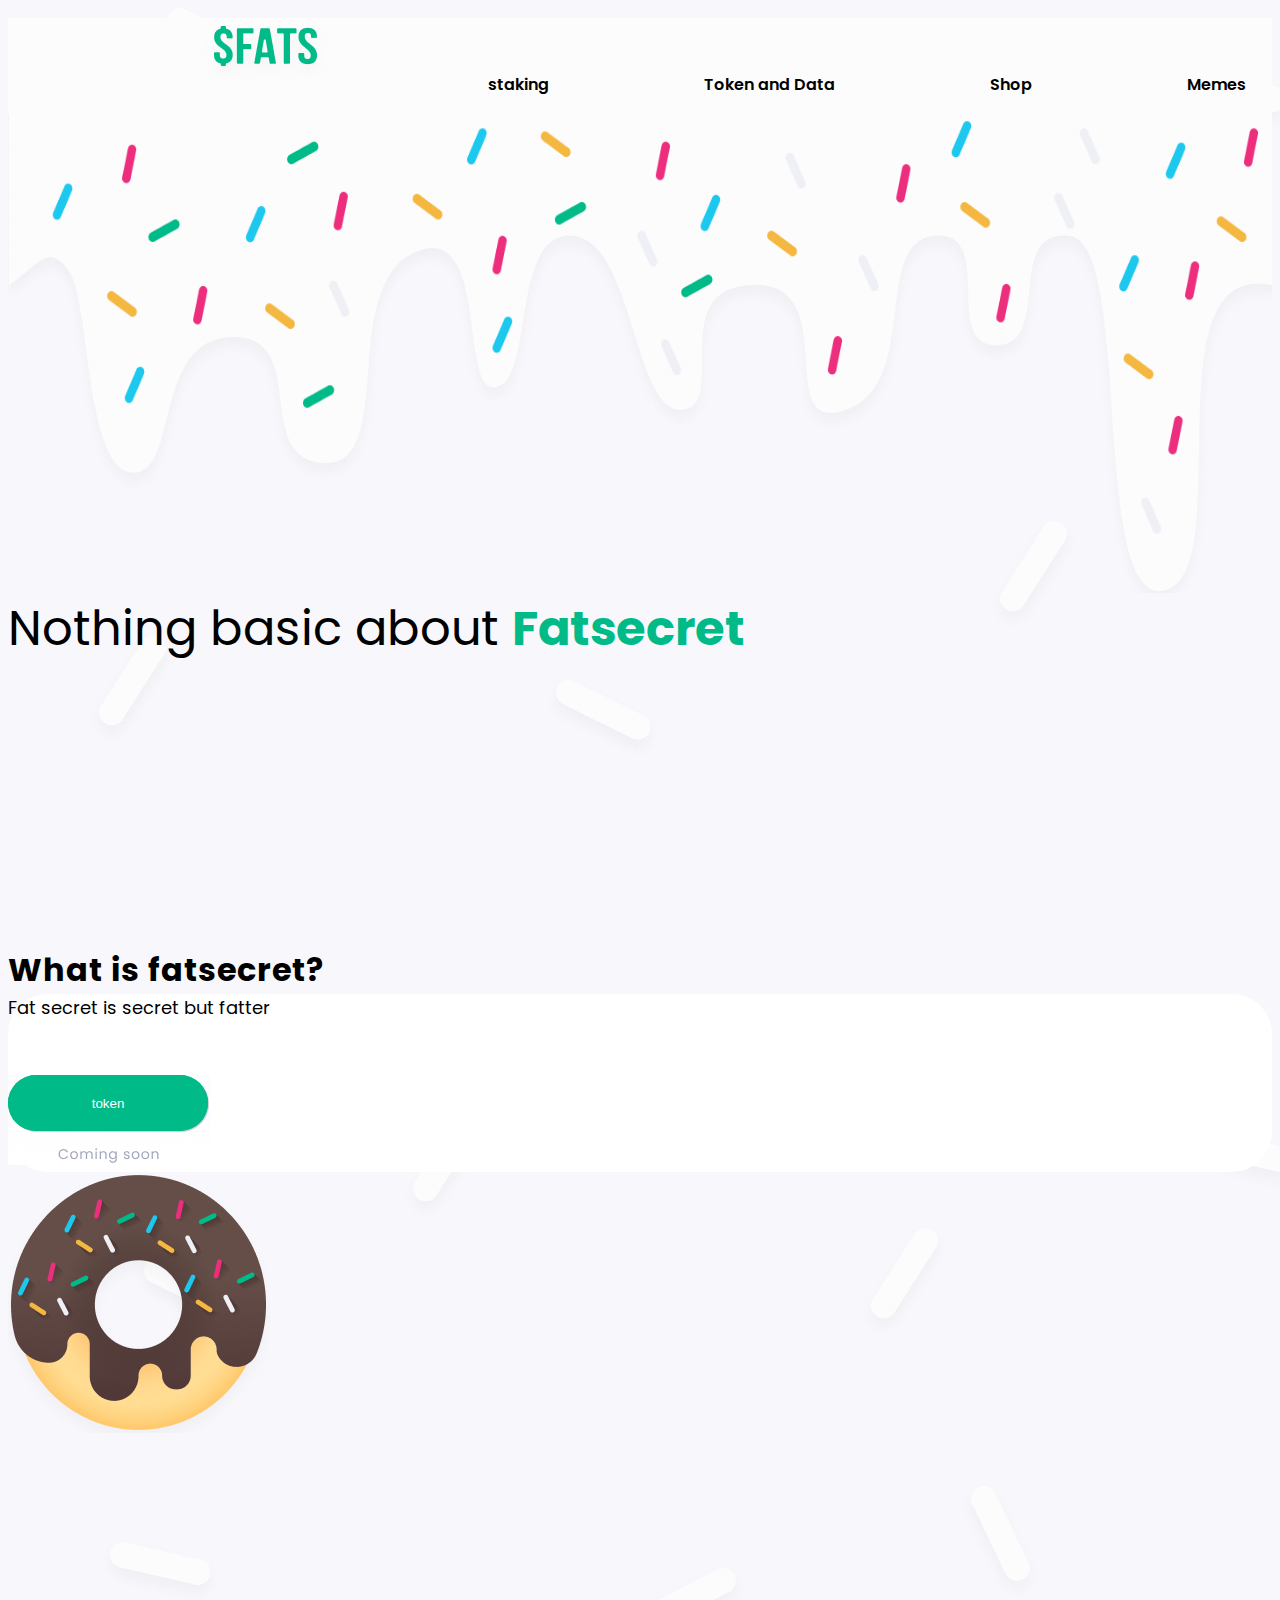
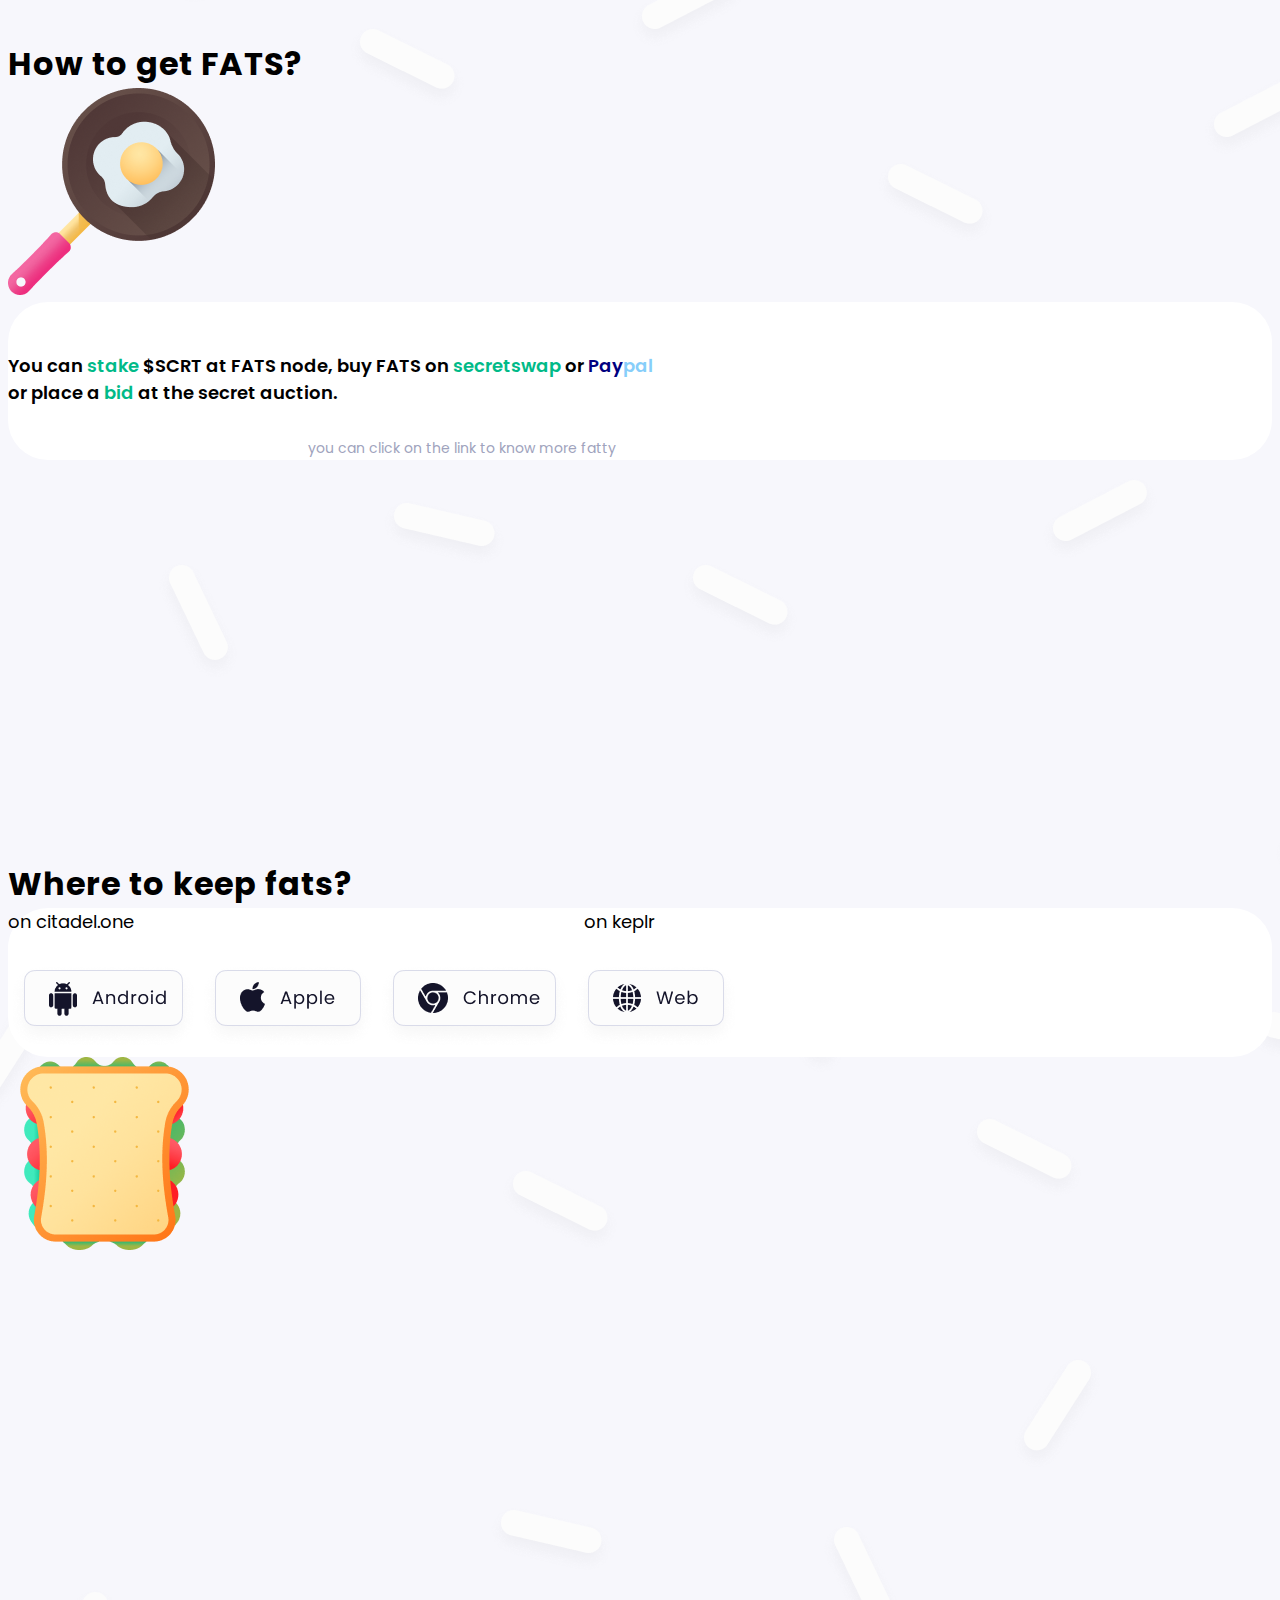
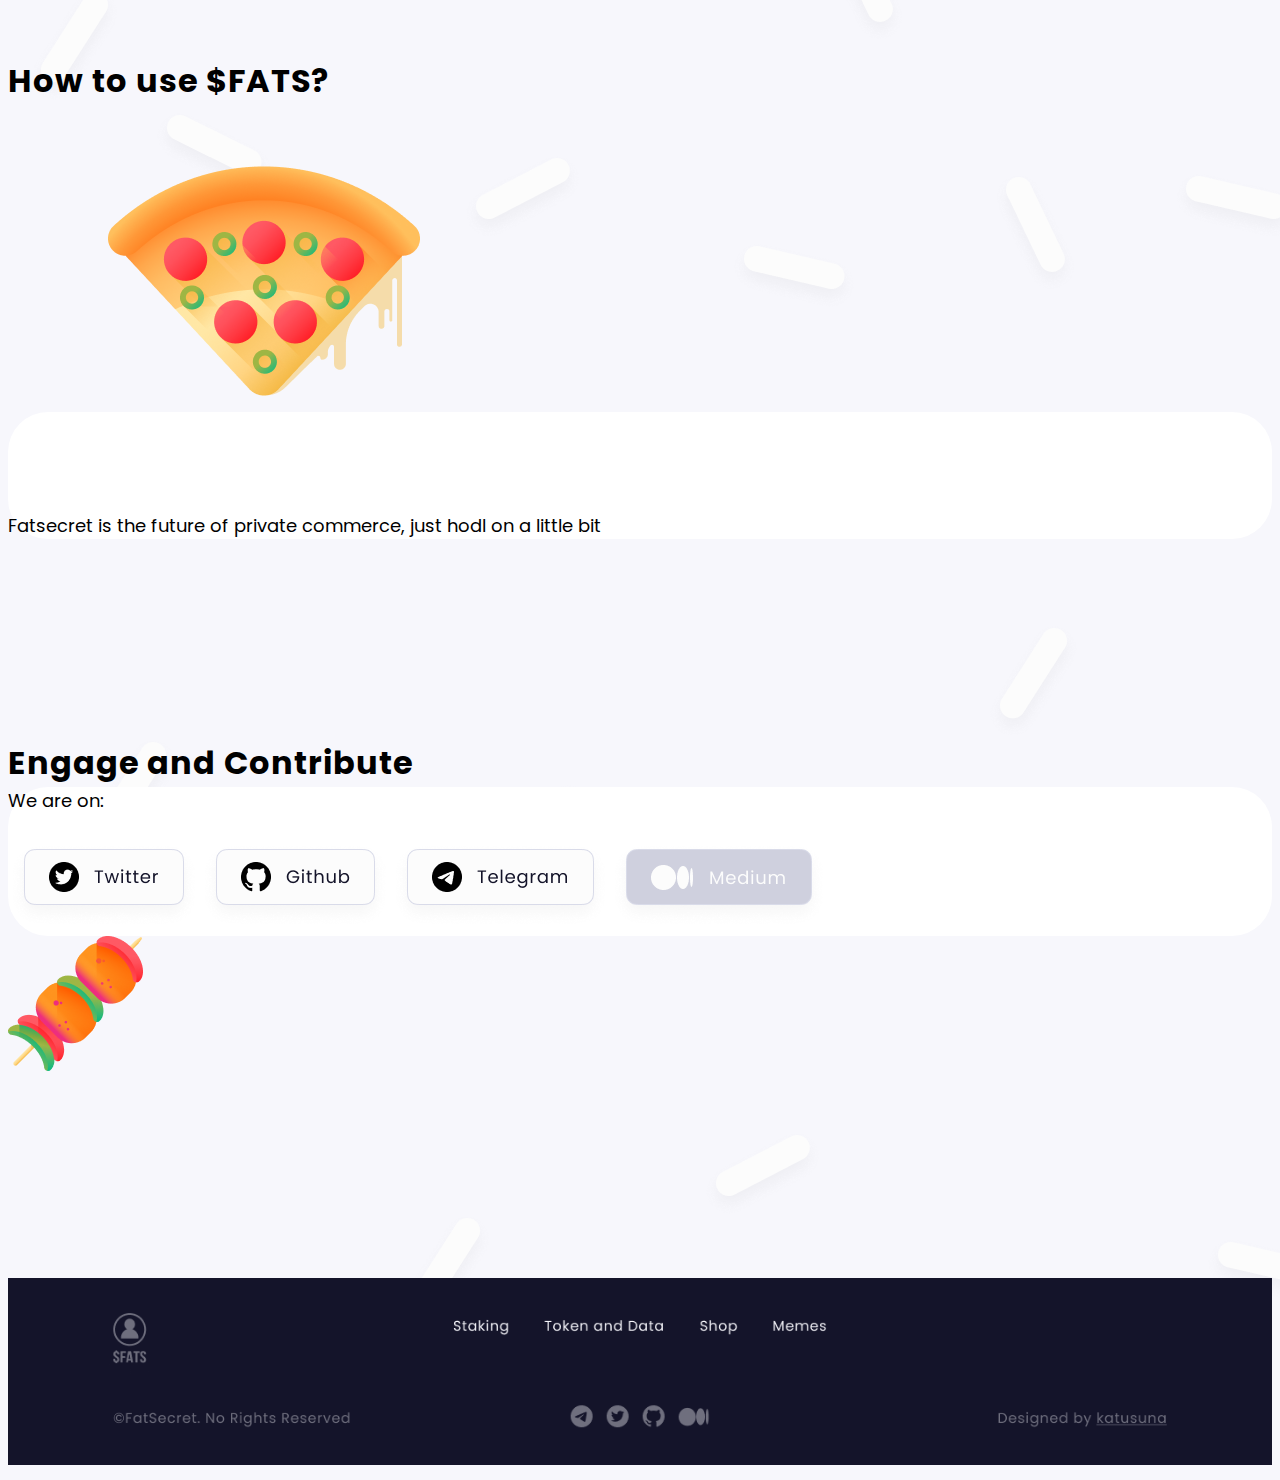
<file: index3.html>
<!DOCTYPE html>
<html>

<head>
    <meta name="viewport" content="width=device-width, initial-scale=0, shrink-to-fit=no">
    <link rel="canonical" href="https://getbootstrap.com/docs/4.5/examples/cover/">
    <link href="https://cdn.jsdelivr.net/npm/bootstrap@5.0.0-beta3/dist/css/bootstrap.min.css" rel="stylesheet"
        integrity="sha384-eOJMYsd53ii+scO/bJGFsiCZc+5NDVN2yr8+0RDqr0Ql0h+rP48ckxlpbzKgwra6" crossorigin="anonymous">
    <link rel="preconnect" href="https://fonts.gstatic.com">
    <script src="https://cdn.jsdelivr.net/npm/bootstrap@5.0.0-beta3/dist/js/bootstrap.bundle.min.js"
        integrity="sha384-JEW9xMcG8R+pH31jmWH6WWP0WintQrMb4s7ZOdauHnUtxwoG2vI5DkLtS3qm9Ekf"
        crossorigin="anonymous"></script>
    <link href="https://fonts.googleapis.com/css2?family=Poppins:wght@400;600;700&display=swap" rel="stylesheet">
    <link href="assets/css/style.css" rel="stylesheet">
</head>

<body>
    <main>
        <div class="navbar navbar-toggleable">
            <ol>
                <li class="nav"><img src="assets/images/logo.png" /></li>
                <li class="nav">staking</li>
                <li class="nav">Token and Data</li>
                <li class="nav">Shop</li>
                <li class="nav">Memes</li>
            </ol>
        </div>
        <div class="jumbotron2"><img src="assets/images/top-vector.png" class="vector1">
        </div>
        <div class="row">
            <div class="col-4 col-md-4 col-lg-4"> </div>
            <div class="col-8 col-md-8 col-lg-8"> <span class="regular48">Nothing basic about </span><span
                    class="bold48" style="color:#00BA88;">Fatsecret</span></div>
        </div>
        <div class="jumbotron3"></div>
        </br></br></br>
        <div class="container-fluid">
            <div class="row">
                <div class="col-3 col-md-3 col-lg-3"></div>
                <div class=" col-5 col-md-5 col-lg-5 bold32">What is fatsecret?</div>
            </div>
            <div class="row">
                <div class="col-3 col-md-3 col-lg-3"> </div>
                <div class=" col-5 col-md-5 col-lg-5" style="background-color:white;border-radius:40px">Fat secret is
                    secret but fatter</br></br></br>
                    <div class="row">
                        <div class="col-3 col-md-3 col-lg-3"><button>Fats node</button></div>
                        <div class="col-1 col-md-1 col-lg-1"></div>
                        <div class="col-3 col-md-3 col-lg-3"><button>token</button></div>
                        <div class="col-1 col-md-1 col-lg-1"></div>
                        <div class="col-3 col-md-3 col-lg-3"><img src="assets/images/multi-vendor-btn.png" /></div>
                    </div>
                </div>

                <div class="col-1 col-md-4 col-lg-4"><img src="assets/images/donut.png" /></div>
            </div>

            <div class="jumbotron3"></div>
            <div class="row">
                <div class="col-7 col-md-7 col-lg-7 "></div>
                <div class="col-4 col-md-4 col-lg-4 bold32">How to get FATS?</div>
            </div>
            <div class="row">
                <div class="col-1 col-md-1 col-lg-1 "></div>
                <div class="col-2 col-md-2 col-lg-2 "><img src="assets/images/frying-pan.png" /></div>
                <div class=" col-6 col-md-6 col-lg-6 " style="background-color:white;border-radius:40px">
                    <div class="row">
                        <div class="col-3 col-md-3 col-lg-3"></div>
                        <div class="col-8 col-md-8 col-lg-8 semibold18" style="padding-top:50px;">You can <a
                                href="stake.html">stake</a> $SCRT at FATS node, buy FATS on <a>secretswap</a> or
                            <a><span style="color:navy">Pay</span><span style="color:lightskyblue">pal</span></a></br>

                            <span class="semibold18"> or place a <a>bid</a> at the secret auction.</span></br>
                        </div>
                        </br><span class="regular14" style="padding-left:300px;">you can click on the link to know more
                            fatty
                    </div></span>
                </div>
            </div>
        </div>
        <div class="jumbotron3"></div>
        <div class="jumbotron3"></div>
        <div class="row">
            <div class="col-3 col-md-3 col-lg-3 "></div>
            <div class="col-4 col-md-4 col-lg-4 bold32 ">Where to keep fats?</div>
        </div>

        <div class="row">
            <div class="col-3 col-md-3 col-lg-3 "></div>
            <div class="col-4 col-md-6 col-lg-6 " style="background-color:white;border-radius:40px">
                on citadel.one<span style="padding-left:450px">on keplr</span></br></br>
                <img src="assets/images/android.png" /><img src="assets/images/apple.png" /><img
                    src="assets/images/chrome.png" /><img src="assets/images/web.png" />
            </div>
            <div class="col-2 col-md-2 col-lg-2 "><img src="assets/images/sandwich.png" /></div>
        </div>

        <div class="jumbotron3"></div>
        <div class="jumbotron3"></div>
        <div class="row">
            <div class="col-6 col-md-6 col-lg-6 "></div>
            <div class="col-4 col-md-4 col-lg-4 bold32" style="height:100px;">How to use $FATS?</div>
        </div>
        <div class="row">
            <div class="col-3 col-md-3 col-lg-3 " style="padding-left:100px;"><img src="assets/images/pizza.png" />
            </div>
            <div class="col-6 col-md-6 col-lg-6 " style="background-color:white;border-radius:40px">
                <div style="padding-top:100px;">Fatsecret is the future of private commerce, just hodl on a little bit
                </div>
            </div>
        </div>
        <div class="jumbotron3"></div>
        <div class=row>
            <div class="col-3 col-md-3 col-lg-3 "></div>
            <div class="col-4 col-md-4 col-lg-4 bold32">Engage and Contribute</div>
        </div>

        <div class=row>
            <div class="col-3 col-md-3 col-lg-3 "></div>
            <div class="col-6 col-md-6 col-lg-6 " style="background-color:white;border-radius:40px">We are on:</br></br>
                <img src="assets/images/twitter.png" /><img src="assets/images/github.png" /><img
                    src="assets/images/telegram.png" /><img src="assets/images/medium.png" />
            </div>

            <div class="col-3 col-md-3 col-lg-3 "><img src="assets/images/brochette.png" /></div>
        </div>
        </div>
        <div class="jumbotron3"></div>
    </main>
    <footer><img src="footer.png" style="width:100%"></footer>


</body>

</html>
</file>
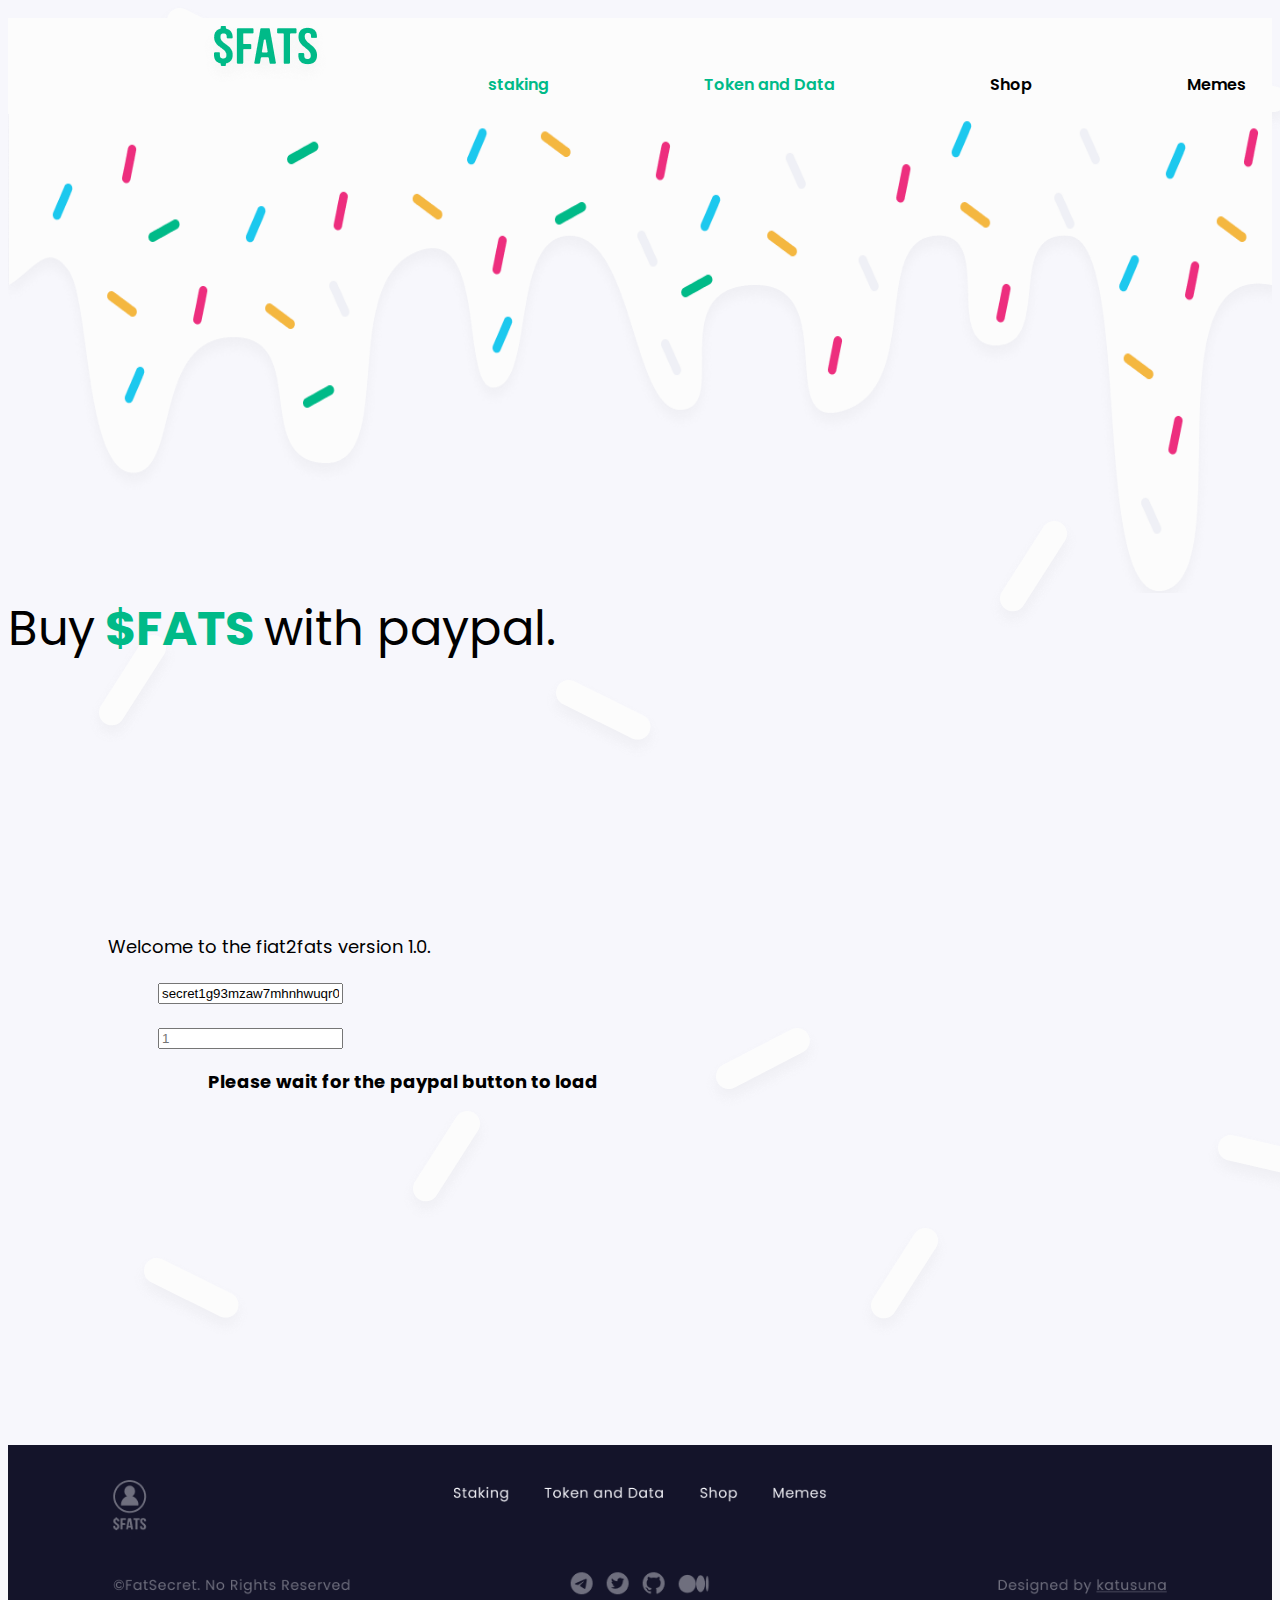
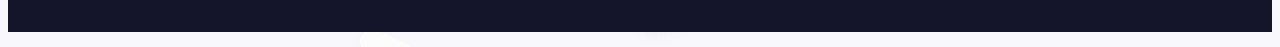
<file: jo.html>
<!DOCTYPE html>
<html>

<head>
    <meta name="viewport" content="width=device-width, initial-scale=0, shrink-to-fit=no">
    <link rel="canonical" href="https://getbootstrap.com/docs/4.5/examples/cover/">
    <link href="https://cdn.jsdelivr.net/npm/bootstrap@5.0.0-beta3/dist/css/bootstrap.min.css" rel="stylesheet"
        integrity="sha384-eOJMYsd53ii+scO/bJGFsiCZc+5NDVN2yr8+0RDqr0Ql0h+rP48ckxlpbzKgwra6" crossorigin="anonymous">
    <link rel="preconnect" href="https://fonts.gstatic.com">
    <script src="https://cdn.jsdelivr.net/npm/bootstrap@5.0.0-beta3/dist/js/bootstrap.bundle.min.js"
        integrity="sha384-JEW9xMcG8R+pH31jmWH6WWP0WintQrMb4s7ZOdauHnUtxwoG2vI5DkLtS3qm9Ekf"
        crossorigin="anonymous"></script>
    <link href="https://fonts.googleapis.com/css2?family=Poppins:wght@400;600;700&display=swap" rel="stylesheet">
    <link href="assets/css/style.css" rel="stylesheet">
</head>

<body>
    <main>
        <div class="navbar navbar-toggleable">
            <ol>
                <li class="nav"><a href="index.html"><img src="assets/images/logo.png" /></a></li>
                <li class="nav"><a href="stake.html">staking</a></li>
                <li class="nav"><a href="data.html">Token and Data</a></li>
                <li class="nav">Shop</li>
                <li class="nav">Memes</li>
            </ol>
        </div>
        <div class="jumbotron2"><img src="assets/images/top-vector.png" class="vector1">
        </div>
        <div class="row">
            <div class="col-4 col-md-4 col-lg-4"> </div>
            <div class="col-7 col-md-7 col-lg-7"><span class="regular48">Buy</span><span class="bold48"
                    style="color:#00BA88;"> $FATS </span> <span class="regular48">with paypal. </span></div>
        </div>
        <div class="jumbotron"></div>
        <script
            src="https://www.paypal.com/sdk/js?client-id=AdIREIlRpkvrcSRdccOYc-IGaJwhCckmbMCyLdVRJIjWrW9rBdSmrYSuy7OtD87hvSH_BvQaJ0j4MWdK"> // Required. Replace YOUR_CLIENT_ID with your sandbox client ID.
            </script>
        <form id="citySearchForm" action="https://api-m.paypal.com/" method="POST">
            <div class="row">
                <div class="col-4 col-md-4 col-lg-4"></div>
                <div class="col-4 col-md-4 col-lg-4" style="padding-left:100px">
                    <p class="text">Welcome to the fiat2fats version 1.0.</p>
                    <p><input type="text" placeholder="wallet" id="wallet" name="wallet"
                            value="secret1g93mzaw7mhnhwuqr0plwlh5x4lcjauqq8mjldr" style="margin-left:50px;"></input></p>
                    <p><input type="text" placeholder=1 id="amount" name="amount" style="margin-left:50px;"></input></p>
                    <div id="demo" style="margin-left:100px;"><b>Please wait for the paypal button to load</b></div>
                </div>
            </div>
        </form>
        <div class="container">
            <div class="row">
                <div class="col-5 col-md-5 col-lg-5" style="border:1px"></div>
                <div id="paypal-button-container" class="col-4 col-md-4 col-lg-4" style="width:100px;height:100px;">
                </div>
            </div>
        </div>
        <script>alert('please wait for the paypal button to load')</script>
        <script src="paypalexpress.js"></script>
        <div class="jumbotron"></div>
    </main>
    <footer><img src="footer.png" style="width:100%"></footer>


</body>

</html>
</file>
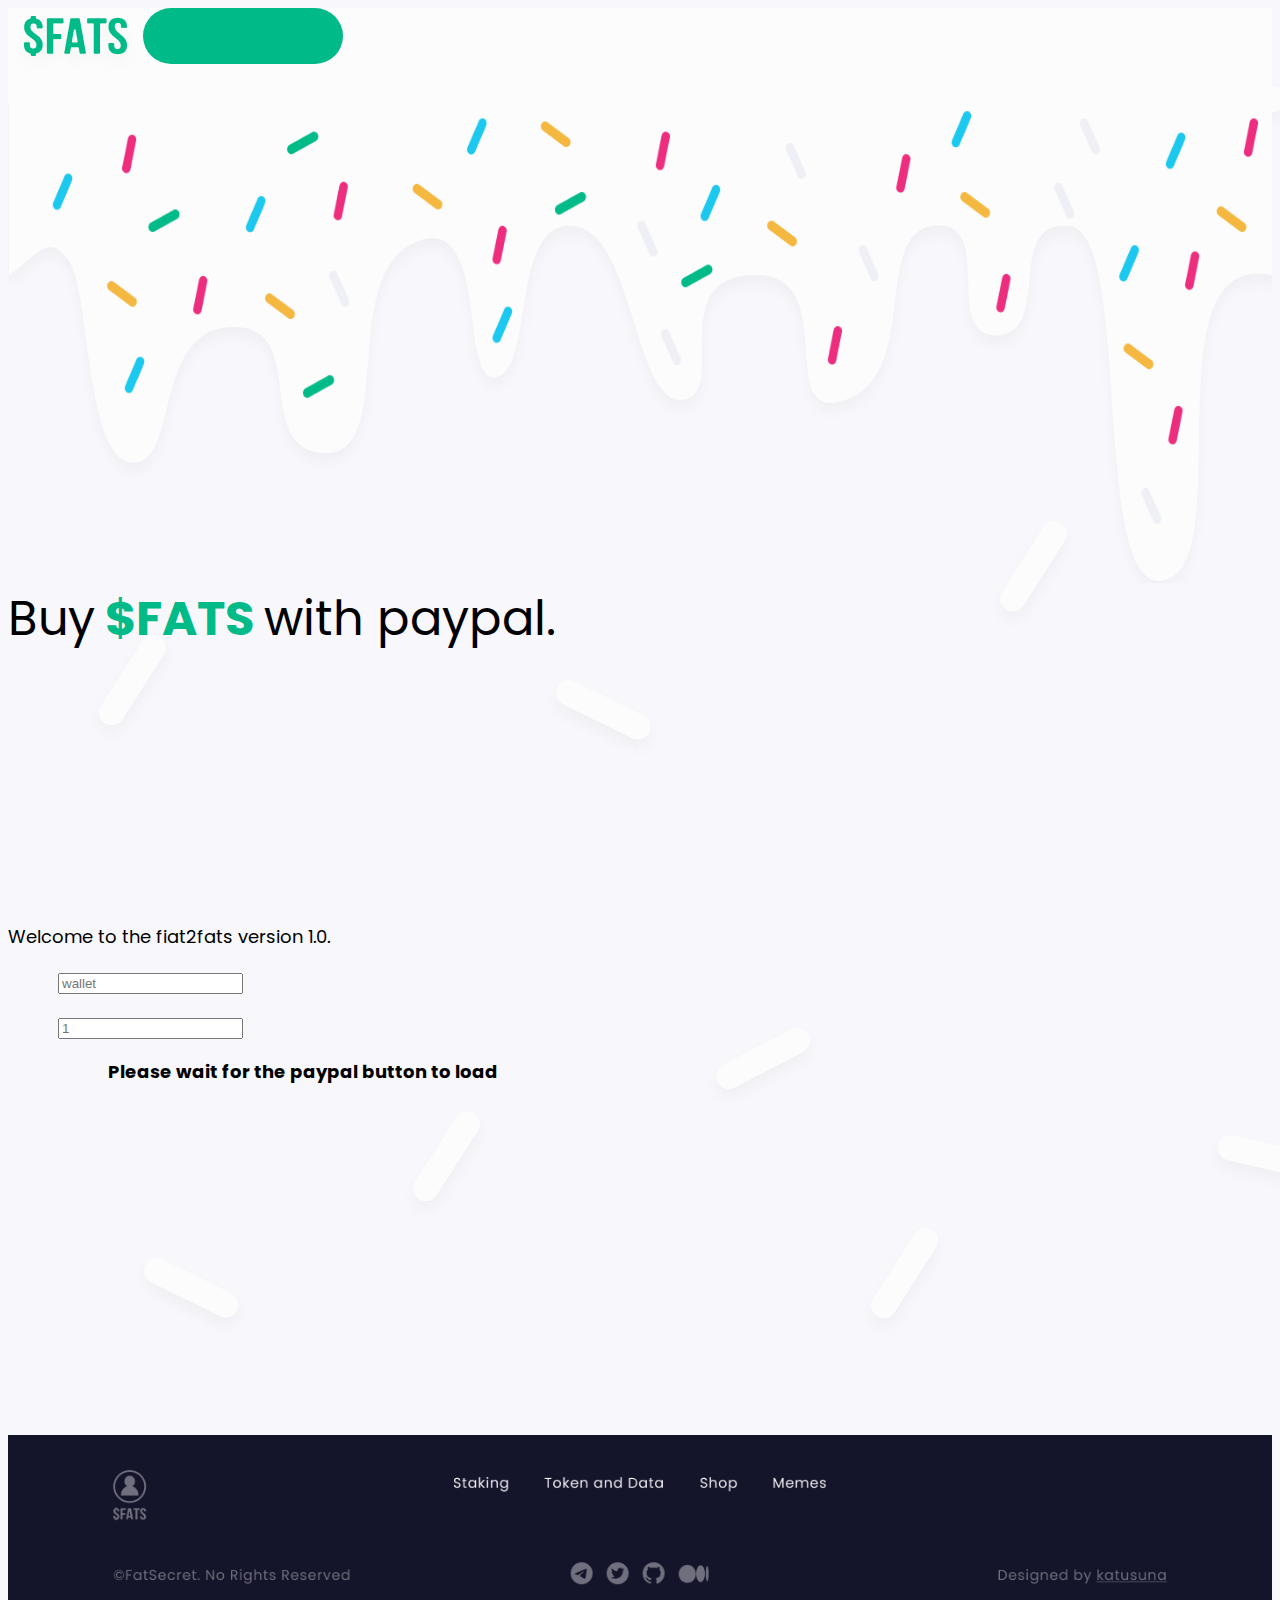
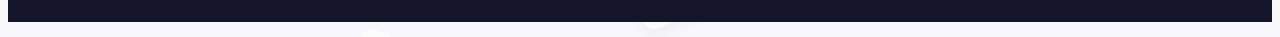
<file: paypal.html>
<!DOCTYPE html>
<html>
<head>
    <meta name="viewport" content="width=device-width, initial-scale=1, shrink-to-fit=no">
    <link rel="canonical" href="https://getbootstrap.com/docs/4.5/examples/cover/">
    <link href="https://cdn.jsdelivr.net/npm/bootstrap@5.0.0-beta3/dist/css/bootstrap.min.css" rel="stylesheet" integrity="sha384-eOJMYsd53ii+scO/bJGFsiCZc+5NDVN2yr8+0RDqr0Ql0h+rP48ckxlpbzKgwra6" crossorigin="anonymous">
<link rel="preconnect" href="https://fonts.gstatic.com">
<script src="https://code.jquery.com/jquery-3.5.1.slim.min.js" integrity="sha384-DfXdz2htPH0lsSSs5nCTpuj/zy4C+OGpamoFVy38MVBnE+IbbVYUew+OrCXaRkfj" crossorigin="anonymous"></script>

<script src="https://cdn.jsdelivr.net/npm/bootstrap@5.0.0-beta3/dist/js/bootstrap.bundle.min.js" integrity="sha384-JEW9xMcG8R+pH31jmWH6WWP0WintQrMb4s7ZOdauHnUtxwoG2vI5DkLtS3qm9Ekf" crossorigin="anonymous"></script>
<link href="https://fonts.googleapis.com/css2?family=Poppins:wght@400;600;700&display=swap" rel="stylesheet">
<link href="assets/css/style.css" rel="stylesheet" >
</head>
<body>
<main>
    <nav class="navbar navbar-light bg-light navbar-expand-md">
        <a href="index.html" class="navbar-brand"><img src="assets/images/logo.png" /></a>
        <button class="navbar-toggler" data-bs-toggle="collapse" data-bs-target="#navbar" >
            <span class="navbar-toggler-icon "></span>
            
        </button>
        <div class="navbar-collapse collapse " id="navbar">
           
            <ul class="navbar-nav">
                <li class="nav"><a href="stake.html">staking</a></li>
                <li class="nav"><a href="data.html">Token and Data</a></li>
                <li class="nav"><a href="shop.html">Shop</a></li>
                <li class="nav"><a href="memes.html">Memes</a></li>
            </ul>
            </div>
    
    </nav>
    <div class="jumbotron2"><img src="assets/images/top-vector.png" class="vector1" >
</div>   
  <div class="row"> <div class="col-3 col-md-4 col-lg-4" > </div> <div class="col-7 col-md-7 col-lg-7" ><span class="regular48" >Buy</span><span class="bold48" style="color:#00BA88;"> $FATS </span> <span class="regular48">with paypal. </span></div></div>
    <div class="jumbotron"></div>   
    <script
    src="https://www.paypal.com/sdk/js?client-id=AdIREIlRpkvrcSRdccOYc-IGaJwhCckmbMCyLdVRJIjWrW9rBdSmrYSuy7OtD87hvSH_BvQaJ0j4MWdK"> // Required. Replace YOUR_CLIENT_ID with your sandbox client ID.
  </script>
<form id="citySearchForm" action="https://api-m.paypal.com/" method="POST">
<div class="row">
  <div class="col-0 col-md-4 col-lg-4"></div>
          <div class="col-0 col-md-4 col-lg-4" >
              <p class="text">Welcome to the fiat2fats version 1.0.</p>
              <p><input type="text" placeholder="wallet" id="wallet" name="wallet" ></input></p>
              <p><input type="text" placeholder=1 id="amount" name="amount" ></input></p>
              <div id="demo" ><b>Please wait for the paypal button to load</b></div></div>
              </div>
</form>
        <div class="container">
	<div class="row">  
	<div class="col-5 col-md-5 col-lg-5" style="border:1px"></div><div id="paypal-button-container" class="col-4 col-md-4 col-lg-4"  style="width:100px;height:100px;"></div>
        </div> 
	</div>
	 <script>alert('please wait for the paypal button to load')</script>
          <script src="paypalexpress2.js"></script>
<div class="jumbotron"></div>
</main>
    <footer><img src="footer.png" class="footer"></footer>
    
</body>
</html>
</file>
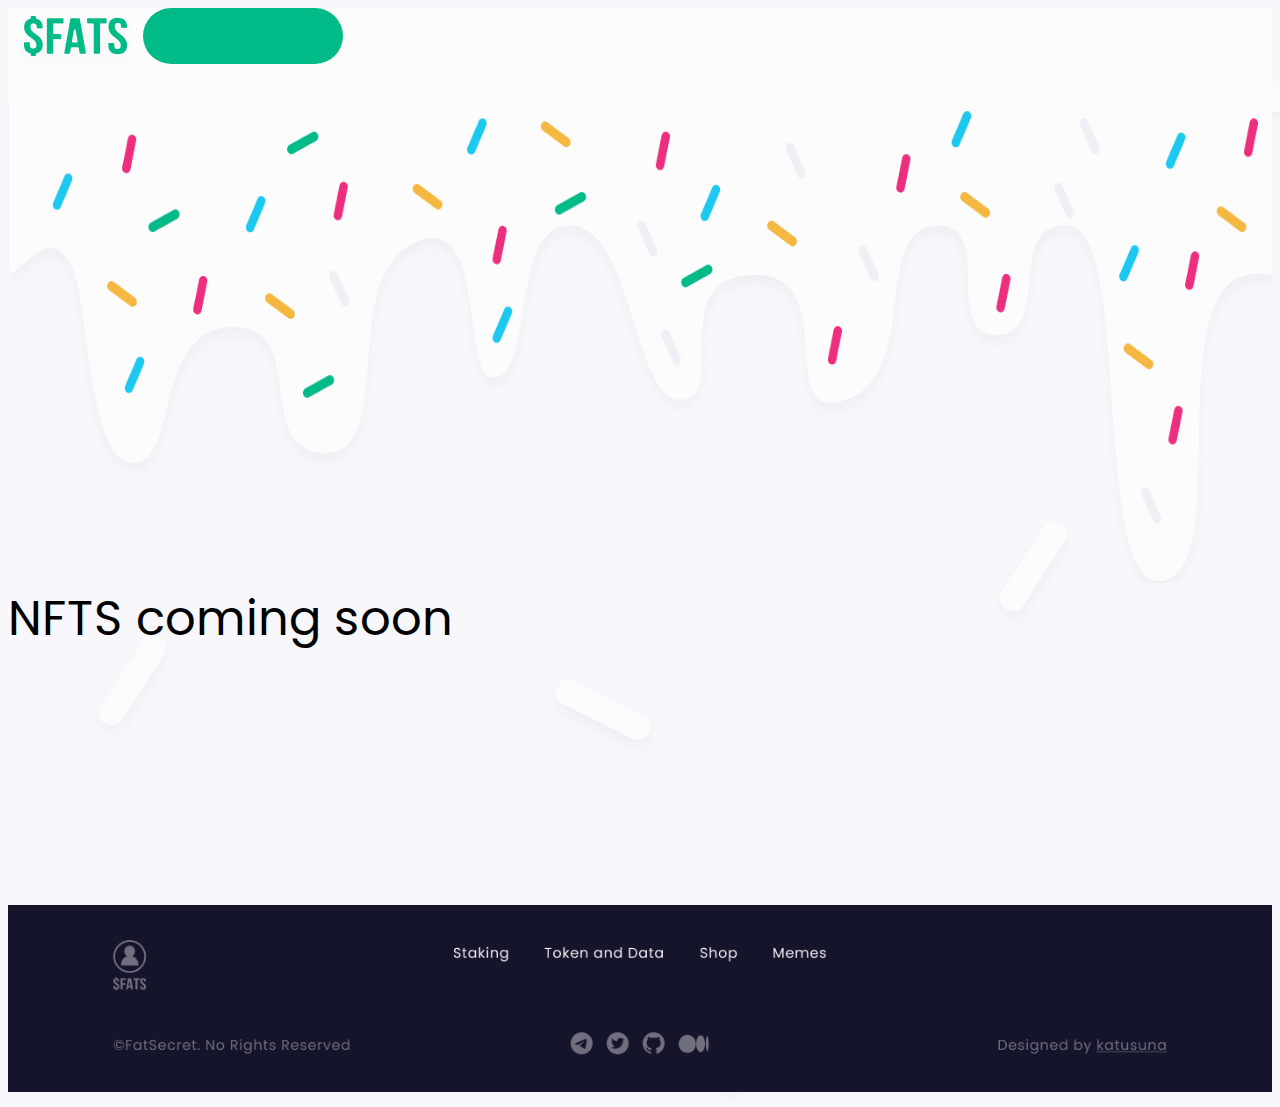
<file: shop.html>
<!DOCTYPE html>
<html>
<head>
    <meta name="viewport" content="width=device-width, initial-scale=1, shrink-to-fit=no">
    <link rel="canonical" href="https://getbootstrap.com/docs/4.5/examples/cover/">
    <link href="https://cdn.jsdelivr.net/npm/bootstrap@5.0.0-beta3/dist/css/bootstrap.min.css" rel="stylesheet" integrity="sha384-eOJMYsd53ii+scO/bJGFsiCZc+5NDVN2yr8+0RDqr0Ql0h+rP48ckxlpbzKgwra6" crossorigin="anonymous">
<link rel="preconnect" href="https://fonts.gstatic.com">
<script src="https://code.jquery.com/jquery-3.5.1.slim.min.js" integrity="sha384-DfXdz2htPH0lsSSs5nCTpuj/zy4C+OGpamoFVy38MVBnE+IbbVYUew+OrCXaRkfj" crossorigin="anonymous"></script>

<script src="https://cdn.jsdelivr.net/npm/bootstrap@5.0.0-beta3/dist/js/bootstrap.bundle.min.js" integrity="sha384-JEW9xMcG8R+pH31jmWH6WWP0WintQrMb4s7ZOdauHnUtxwoG2vI5DkLtS3qm9Ekf" crossorigin="anonymous"></script>
<link href="https://fonts.googleapis.com/css2?family=Poppins:wght@400;600;700&display=swap" rel="stylesheet">
<link href="assets/css/style.css" rel="stylesheet" >
</head>
<body>
<main>
    <nav class="navbar navbar-light bg-light navbar-expand-md">
        <a href="index.html" class="navbar-brand"><img src="assets/images/logo.png" /></a>
        <button class="navbar-toggler" data-bs-toggle="collapse" data-bs-target="#navbar" >
            <span class="navbar-toggler-icon "></span>
            
        </button>
        <div class="navbar-collapse collapse " id="navbar">
           
            <ul class="navbar-nav">
                <li class="nav"><a href="stake.html">staking</a></li>
                <li class="nav"><a href="data.html">Token and Data</a></li>
                 <li class="nav"><a href="shop.html">NFTS</a></li>
                <li class="nav"><a href="memes.html">Memes</a></li>
            </ul>
            </div>
    
    </nav>
    <div class="jumbotron2"><img src="assets/images/top-vector.png" class="vector1" >
</div>   
  <div class="row"> <div class="col-2 col-md-4 col-lg-4" > </div> <div class="col-7 col-md-7 col-lg-7 regular48" >NFTS coming soon</div></div>
  <div class="row"><div class="col-2 col-md-4 col-lg-4" ></div><div class="col-7 col-md-7 col-lg-7 regular48" id="demo" ></div></div>
<div class="jumbotron"></div>
<!-- Display the countdown timer in an element -->


</main>
    <footer><img src="footer.png" class="footer"></footer>
    
</body>
</html>
</file>
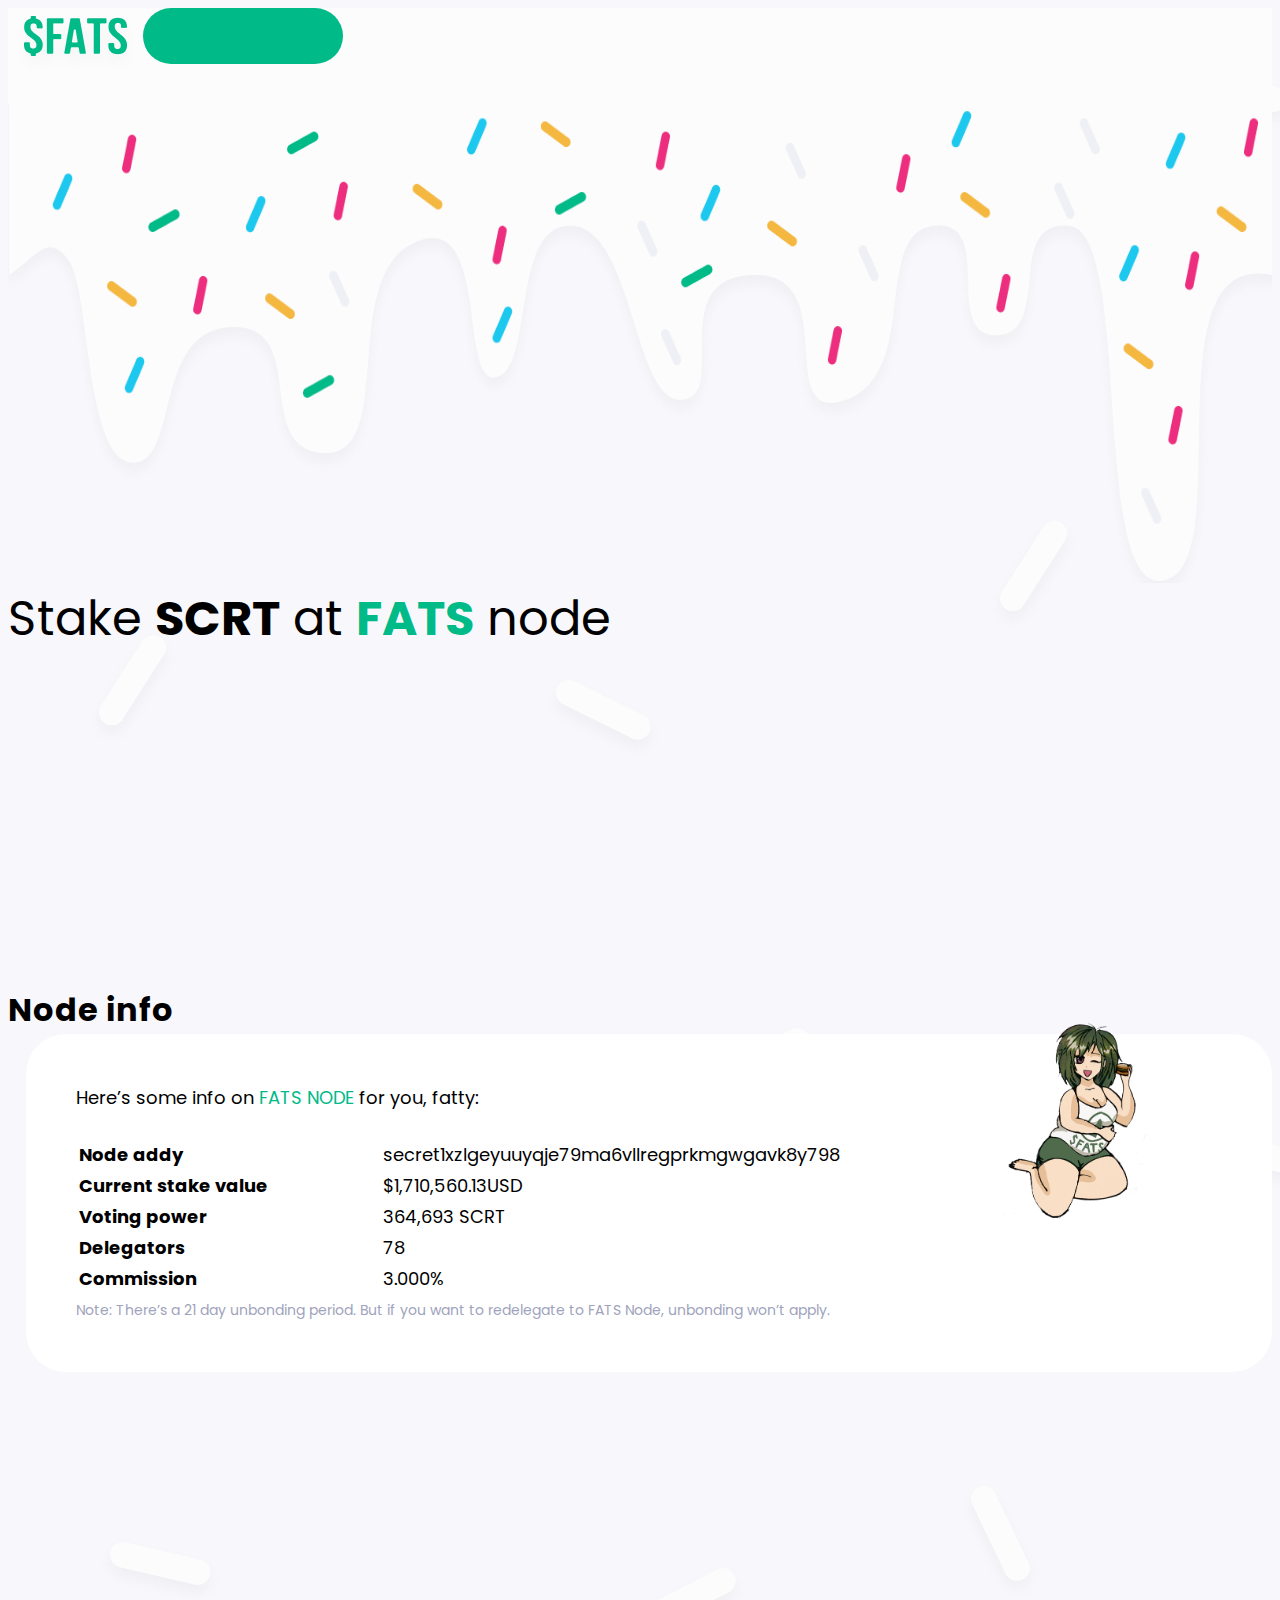
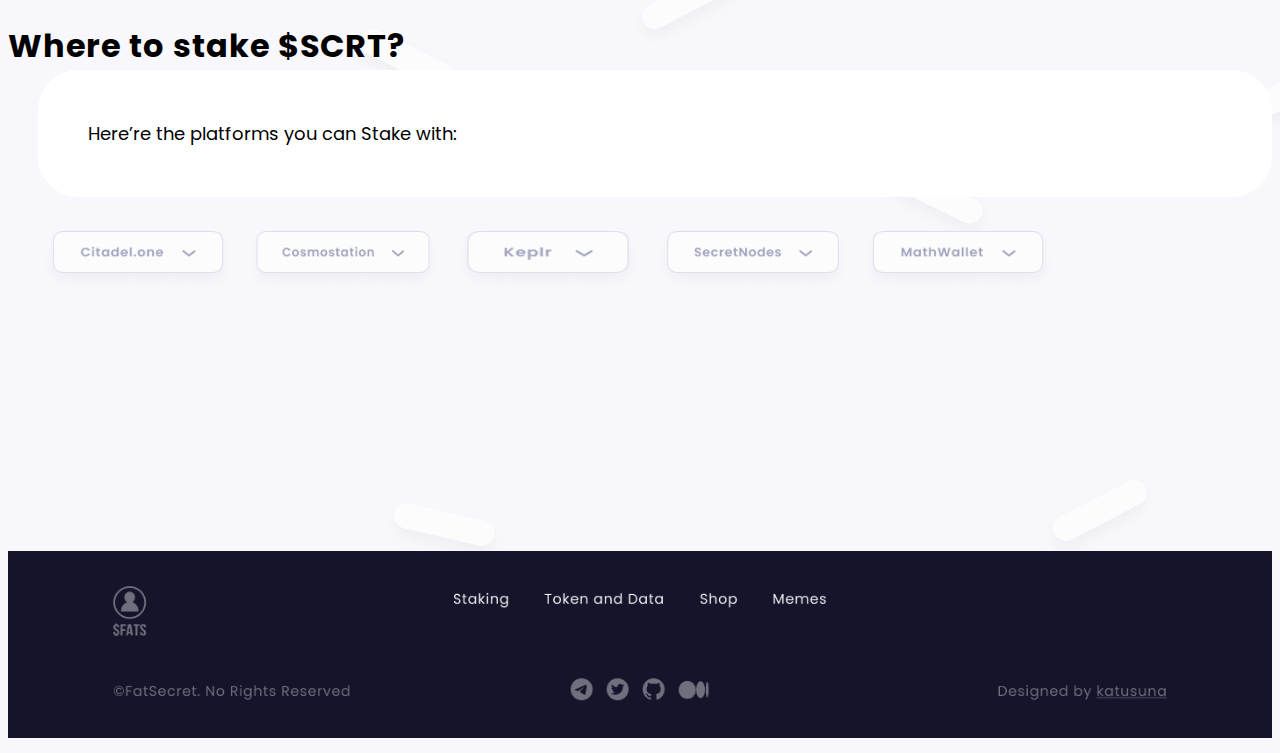
<file: stake.html>
<!DOCTYPE html>
<html>

<head>
  <meta name="viewport" content="width=device-width, initial-scale=1, shrink-to-fit=no">
  <link rel="canonical" href="https://getbootstrap.com/docs/4.5/examples/cover/">
  <link href="https://cdn.jsdelivr.net/npm/bootstrap@5.0.0-beta3/dist/css/bootstrap.min.css" rel="stylesheet"
    integrity="sha384-eOJMYsd53ii+scO/bJGFsiCZc+5NDVN2yr8+0RDqr0Ql0h+rP48ckxlpbzKgwra6" crossorigin="anonymous">
  <link rel="preconnect" href="https://fonts.gstatic.com">
  <script src="https://cdn.jsdelivr.net/npm/bootstrap@5.0.0-beta3/dist/js/bootstrap.bundle.min.js"
    integrity="sha384-JEW9xMcG8R+pH31jmWH6WWP0WintQrMb4s7ZOdauHnUtxwoG2vI5DkLtS3qm9Ekf"
    crossorigin="anonymous"></script>
  <link href="https://fonts.googleapis.com/css2?family=Poppins:wght@400;600;700&display=swap" rel="stylesheet">
  <link href="assets/css/style.css" rel="stylesheet">
  <style>
    #customers {
      font-family: Arial, Helvetica, sans-serif;
      border-collapse: collapse;
      width: 100%;
    }

    #customers td,
    #customers th {
      border: 1px solid black;
      padding: 8px;
    }

    #customers tr:nth-child(even) {
      background-color: #f2f2f2;
    }

    #customers tr:nth-child(odd) {
      background-color: white;
    }

    #customers tr:hover {
      background-color: #ddd;
    }

    #customers th {
      padding-top: 12px;
      padding-bottom: 12px;
      text-align: left;
      background-color: #32CD32;
      color: white;
    }
  </style>
</head>

<body onload="something()">
  <main>
    <nav class="navbar navbar-light bg-light navbar-expand-md">
      <a href="index.html" class="navbar-brand"><img src="assets/images/logo.png" /></a>
      <button class="navbar-toggler" data-bs-toggle="collapse" data-bs-target="#navbar">
        <span class="navbar-toggler-icon "></span>

      </button>
      <div class="navbar-collapse collapse " id="navbar">

        <ul class="navbar-nav">
          <li class="nav"><a href="stake.html">staking</a></li>
          <li class="nav"><a href="data.html">Token and Data</a></li>
          <li class="nav"><a href="shop.html">NFTS</a></li>
          <li class="nav"><a href="memes.html">Memes</a></li>
        </ul>
      </div>

    </nav>
    <div class="jumbotron2"><img src="assets/images/top-vector.png" class="vector1">
    </div>
    <div class="row">
      <div class="col-4 col-md-4 col-lg-4"> </div>
      <div class="col-8 col-md-8 col-lg-8"> <span class="regular48">Stake <span class="bold48">SCRT</span> at <span
            class="bold48" style="color:#00BA88;">FATS</span> node</div>
    </div>
    <div class="jumbotron"></div>
    </br></br></br>
    <div class="container-fluid">
      <div class="row">
        <div class="col-4 col-md-1 col-lg-1"></div>
        <div class="col-4 col-md-4 col-lg-4 bold32">Node info</div>
      </div>
      <div class="row">
        <div class="col-12 col-md-12 col-lg-12"
          style="margin-left:18px;border-radius:40px;background-color:white;padding:50px">
          Here’s some info on <span style="color:#00BA88;">FATS NODE</span> for you, fatty:
          </br></br>
          <table>
            <tr>
              <td><b>Node addy</b></span></td>
              <td>secret1xzlgeyuuyqje79ma6vllregprkmgwgavk8y798</td>
            </tr>
            <tr>
              <td><b>Current stake value</b></span></td>
              <td>$1,710,560.13USD</td>
            </tr>
            <tr>
              <td><b>Voting power </b></span></td>
              <td>364,693 SCRT</td>
            </tr>
            <tr>
              <td><b>Delegators</b></span></td>
              <td>78</td>
            </tr>
            <tr>
              <td><b>Commission </b></span></td>
              <td>3.000%</td>
            </tr>
          </table>
          <img src="sticker.png" style="position: absolute;
           width: 152px;
           height: 203px;
           left: 1000px;
           top: 1018px;" />
          <span class="coming regular14">Note: There’s a 21 day unbonding period. But if you want to redelegate to FATS
            Node, unbonding won’t apply.</span>
        </div>
      </div>
    </div>
    <div class="jumbotron"></div>
    <div class="row">
      <div class="col-3 col-md-1 col-lg-1"> </div>
      <div class="col-8 col-md-8 col-lg-8"><span class="bold32">Where to stake $SCRT?</span></div>
    </div>
    <div class="row">
      <div class="col-10 col-md-4 col-lg-4"
        style="margin-left:30px;border-radius:40px;background-color:white;padding:50px">Here’re the platforms you can
        Stake with:</div>
    </div>
    </br>
    <span style="margin-left:30px">
      <a href="https://citadel.one/"><img src="citadel.png" width="200" height="70" class="push2" /></a>
      <a href="https://www.cosmostation.io/"><img src="cosmostation.png" width="200" height="70" class="push" /></a>
      <a
        href="https://wallet.keplr.app/#/secret-2/stake?modal=detail&validator=secretvaloper1msnh9grlsyxgucld8qg6z2d4wrtueqy35k7g3f"><img
          src="keplr.png" width="200" height="70" class="push" /></a>
      <a href="https://secretnodes.com/secret/chains/secret-2/validators/1EB1CECC39D4FCF4538A0354406C57CF725736D2"><img
          src="secretnode.png" width="200" height="70" class="push" /></a>
      <a href="https://mathwallet.org/"><img src="mathwallet.png" width="200" height="70" class="push" /></a>
    </span>
    <div class="jumbotron"></div>
  </main>
  <footer><img src="footer.png" style="width:100%"></footer>


</body>

</html>
</file>
<file: assets/css/style.css>
body{
    font-family: 'Poppins', sans-serif;
    background: #F7F7FC;
    background-image:url('../images/primary-background.png');
    font-size:18px;
}
td{
  width:300px;
}
.container2 {
  position: relative;
  overflow: hidden;
  width: 100%;
  height:100%;
  padding-top: 56.25%; /* 16:9 Aspect Ratio (divide 9 by 16 = 0.5625) */
}

/* Then style the iframe to fit in the container div with full height and width */
.responsive-iframe {
  position: absolute;
  top: 0;
  left: 0;
  bottom: 0;
  right: 0;
  width: 100%;
  height: 100%;
}
.bold48{
    font-size:48px;
    font-weight:700;
}
.regular48{
    font-size:48px;
}
.bold32{
    font-size:32px;
    font-weight:700;
    letter-spacing: 1px;
}
.regular18{
  font-size:18px;
}
.semibold18{
  font-weight:600;
  font-size:18px;
}
.semibold16{
  font-weight:600;
  font-size:16px;
}
.regular14{
  font-size:14px;
  color: #A0A3BD;
}
.semibold14{
  font-size:14px;
  font-weight:600;
}

.navbar{
  height:96px;
  background-color:#FCFCFC;
  width:100%;
}
.container {
  position: relative;
}
button{
  background: #00BA88;
  border-radius:40px;
  border-style:none;
  border-color:white;
  color:white;
  position:absolute;
  width:200px;
  height:56px;
}
button a{
  color:white;
  text-decoration:none;
}
.coming{
  color:#A0A3BD;
}
.nav{
  display:inline-block;
  padding-left:150px;
  font-weight:600;
  font-size:16px;
}
.vector1{
height: 478.55px;
left: 1px;
top: 94.5px;
width:100%;
}
.jumbotron{
  background:none;
 height:250px;
}
.jumbotron3{
  background:none;
 height:200px;
}
.jumbotron2{
    height:479px;
    width:100%;
}
a{
  color:#00BA88;
  text-decoration:none;
}
li{
  display:inline-block;
  
}
.div{
  border:1px solid black;
}
.meme{
  background-color:white;width: 305px;height: 320px;
}
.footer{

  width:100%
}
#wallet{
  margin-left:50px;
}
#amount{
  margin-left:50px;
}
#demo{
  margin-left:100px;
}
.link{
  padding-left:300px;
}
@media screen and (max-width: 768px){
  button{
    width:90px;
    height:56px;
  }
  #multivendor{
    width:150px;
    height:80px;
    display:block;
  }
  .nav{
    display:inline-block;
    padding-left:50px;
    font-weight:600;
    font-size:16px;
  }
  #paypal-button-container{
    margin-left:200px;
  }
  #wallet{
    margin:none;
  }
  #amount{
    margin:none;
  }
  #demo{
   margin-right:100px; 
  }
  .nav{
    display:block;
  }
  .navbar-brand{
    margin-left:60%;
  }
  .navbar-collapse{
    background-color:white;
  }

  .meme{
    background-color:white;width: 305px;height: 320px;margin-left:50px;margin-bottom:50px;
  }
  .pizza{
    padding:0px;
    height:100px;
  }
  .link{
    padding-left:30px;
  }
  li{
    display:flex;
    padding-bottom:50px;
  }
  #multivendor{
    width:100px;
    margin-left:20px;
  }
  .push{
    margin-left:70px;
  }
  .push2{
    margin-left:40px;
  }
}
</file>
